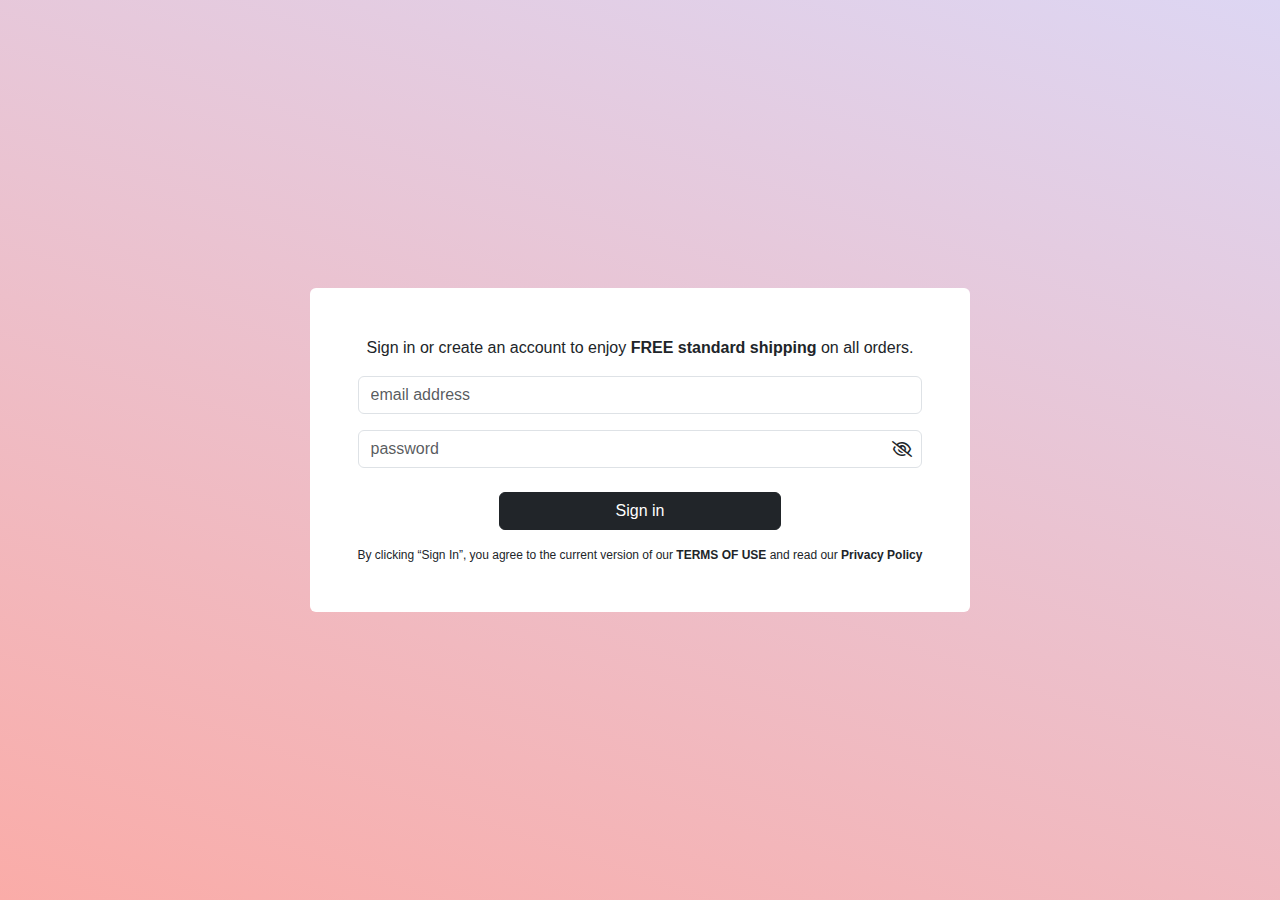
<file: index.html>
<!DOCTYPE html>
<html lang="en">
<head>
    <meta charset="UTF-8">
    <meta name="viewport" content="width=device-width, initial-scale=1.0">
    <title>Shoppy</title>
    <link rel="stylesheet" href="https://cdn.jsdelivr.net/npm/bootstrap@5.3.3/dist/css/bootstrap.min.css">
    <link rel="stylesheet" href="https://cdnjs.cloudflare.com/ajax/libs/font-awesome/6.6.0/css/all.min.css">

    <link rel="stylesheet" href="./css/style.css">
    <link rel="stylesheet" href="./css/media.css">

</head>
<body class="indexBody">
    

    <div class="container d-flex align-items-center vh-100">
        
        <div class="user  m-auto  p-5  rounded text-center"  >
            <div class="user position-relative">
                

                <p class="mb-2">Sign in or create an account to enjoy <span class="fw-bolder">FREE standard shipping</span> on all orders.</p>
                <div class="emailSection position-relative">
                    <input type="email" placeholder="email address"  class="form-control my-3 email  ">
                <i class="fa-solid fa-check position-absolute top-50 translate-middle end-0 text-success d-none checkIcon"></i>
                </div>
                <div class="emailError text-danger d-none"><span>Email cannot be empty</span></div>
              
                
            </div>
          <div class="userIcon position-relative">
            <div class="password position-relative ">
                <input type="password" placeholder="password" class="form-control my-3 userPassword">
                <i class="fa-regular fa-eye-slash position-absolute top-50 translate-middle end-0 eyePassword cursorPointer"></i>
            </div>

          </div>
          <div class=" w-100 passwordError text-danger mb-2 d-none">Minimum  4 characters , at least one letter and one number</div>

            <button class="btn btn-dark w-50 my-2 signIn">Sign in</button>
            <button class="btn btn-dark w-50 my-2 signIn loading d-none"><i class="fa-solid fa-spinner fa-spin"></i></button>
            <span class="d-block ourPrivacy mt-2">By clicking “Sign In”, you agree to the current version of our <span class="fw-bold">TERMS OF USE</span> and read our <span class="fw-bold">Privacy Policy</span></span>
        </div>

       
      
    </div>






    <script src="https://cdn.jsdelivr.net/npm/bootstrap@5.3.3/dist/js/bootstrap.bundle.min.js"></script>
        <script src="javaScript/main.js"></script>
</body>
</html>
</file>
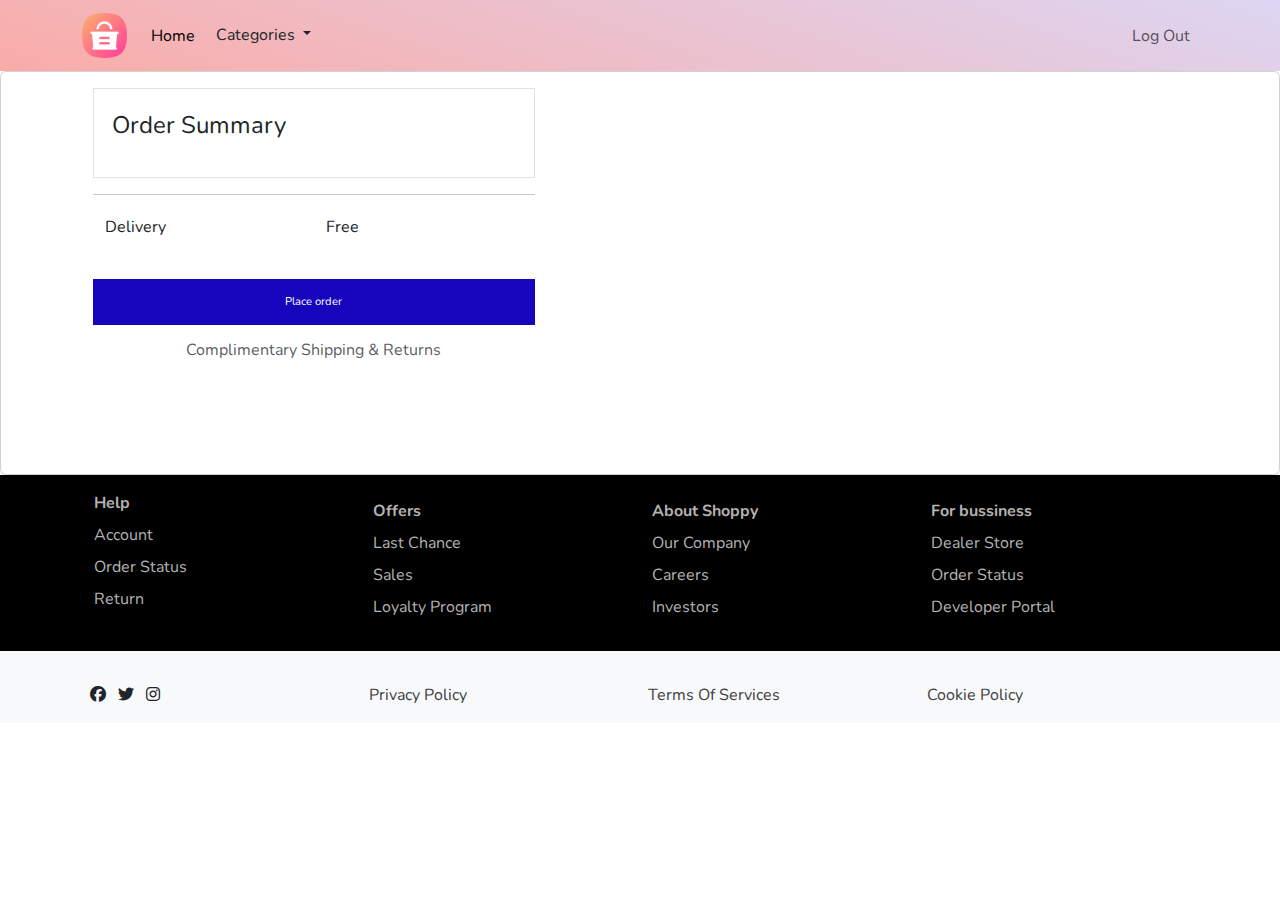
<file: checkOut.html>
<!DOCTYPE html>
<html lang="en">
<head>
    <meta charset="UTF-8">
    <meta name="viewport" content="width=device-width, initial-scale=1.0">
    <title>Document</title>
    <link rel="preconnect" href="https://fonts.googleapis.com">
<link rel="preconnect" href="https://fonts.gstatic.com" crossorigin>
<link href="https://fonts.googleapis.com/css2?family=Nunito:ital,wght@0,200..1000;1,200..1000&display=swap" rel="stylesheet">
    <link rel="stylesheet" href="https://cdn.jsdelivr.net/npm/bootstrap@5.3.3/dist/css/bootstrap.min.css">
    <link rel="stylesheet" href="https://cdnjs.cloudflare.com/ajax/libs/font-awesome/6.6.0/css/all.min.css">

    <link rel="stylesheet" href="./css/style.css">
    <link rel="stylesheet" href="css/media.css">

</head>
<body>


    <div class="signIn position-fixed top-0 end-0 bottom-0 start-0 d-flex justify-content-center align-items-center bg-opacity-50 text-white bg-black d-none">
        <h3>Please Sign In first</h3>
    </div>
   <div class="mainCont ">
    
    <nav class="navbar navbar-expand-lg bg-body-tertiary">
        <div class="container">
          <a class="navbar-brand" href="#"><img src="assets/shopping-bag_16935431.png" alt="shop logo" class=" logo"></a>
          <button class="navbar-toggler" type="button" data-bs-toggle="collapse" data-bs-target="#navbarSupportedContent" aria-controls="navbarSupportedContent" aria-expanded="false" aria-label="Toggle navigation">
            <span class="navbar-toggler-icon"></span>
          </button>
          <div class="collapse navbar-collapse" id="navbarSupportedContent">
            <ul class="navbar-nav me-auto mb-2 mb-lg-0">
              <li class="nav-item">
                <a class="nav-link active" aria-current="page" href="home.html">Home</a>
              </li>
              <div class="dropdown">
                <button class="btn dropdown-toggle" type="button" id="dropdownMenuButton1" data-bs-toggle="dropdown" aria-expanded="false">
                  Categories
                </button>
                <ul class="dropdown-menu catg" aria-labelledby="dropdownMenuButton1">
                  <li value="test"  title="beauty"><a class="dropdown-item" >beauty</a></li>
                  <li title="fragrances"><a class="dropdown-item">fragrances</a></li>
                  <li title="furniture"><a class="dropdown-item">furniture</a></li>
                </ul>
              </div>
              <li class="nav-item">
                <a href="cart.html">
                    <button type="button" class="btn  position-relative notfBtn" >
                     
                    </button>
                </a>
            
              </li>


      
           
      
           
            </ul>

            <ul class="navbar-nav ms-auto mb-2 mb-lg-0">
                <li class="nav-item">
                    <a class="nav-link logOutBtn" aria-current="page">Log Out</a>
                  </li>
            </ul>
      
          </div>
        </div>
      </nav>
      <div class="container paymentSucc d-none">
        <div class="row justify-content-center">
            <div class="col-md-3">
                <div class="message-box _success">
                     <i class="fa fa-check-circle" aria-hidden="true"></i>
                    <h2> Your payment was successful </h2>
                   <p> Thank you for your payment. we will <br>
be in contact with more details shortly </p>      
            </div> 
            <a href="home.html"><button class="btn btn-outline-success w-100">Continue Shopping !</button></a>
        </div> 
    </div> 
    <hr>
  
  
 
  
</div> 
      <div class="checkOut">
        <div class="card">
       
            <div class="card-body my-3">
          
                <div class="row">
                 
                    <div class="col-md-5">
                        <div class="right border">
                            <div class="header">Order Summary</div>
                            <p class="cartItemss"></p>
                            <div class="rowItems">
                                 
                  
                            </div>
                            </div>
                            <hr>
                            <div class="row lower subTotal">
                             
                            </div>
                            <div class="row lower">
                                <div class="col text-left">Delivery</div>
                                <div class="col text-right">Free</div>
                            </div>
                      
                         
                            <button class="btn placeOrder">Place order</button>
                            <p class="text-muted text-center">Complimentary Shipping & Returns</p>
                        </div>
                    </div>
                </div>
            </div>
            
         <div>
        </div>
        </div>
      </div>
     
    <footer >
        <div class="bg-black  p-3">
            <div class="container">
                <div class="row cursorPointer">
                    <div class="col-md-3">
                        <div class="innerCol">
                            <ul class="list-unstyled">
                                <li class="fw-bold">
                                    Help
                                </li>
                                <li class="my-2">
                                    Account
                                </li>
                                <li class="my-2">
                                    Order Status
                                </li>
                                <li>
                                    Return
                                </li>
                            </ul>
                        </div>
                    </div>
                    <div class="col-md-3">
                        <div class="innerCol">
                            <ul class="list-unstyled">
                                <li class="fw-bold mt-2">
                                    Offers
                                </li>
                                <li class="my-2">
                                    Last Chance
                                </li>
                                <li class="my-2">
                                    Sales
                                </li>
                                <li>
                                   Loyalty Program
                                </li>
                            </ul>
                        </div>
                    </div>
                    <div class="col-md-3">
                        <div class="innerCol">
                            <ul class="list-unstyled">
                                <li class="fw-bold  mt-2">
                                    About Shoppy
                                </li>
                                <li class="my-2">
                                    Our Company
                                </li>
                                <li class="my-2">
                                    Careers
                                </li>
                                <li>
                                    Investors
                                </li>
                            </ul>
                        </div>
                    </div>
                    <div class="col-md-3">
                        <div class="innerCol">
                            <ul class="list-unstyled">
                                <li class="fw-bold  mt-2">
                                    For bussiness
                                </li>
                                <li class="my-2">
                                    Dealer Store
                                </li>
                                <li class="my-2">
                                    Order Status
                                </li>
                                <li>
                                    Developer Portal
                                </li>
                            </ul>
                        </div>
                    </div>
                </div>

       

            </div>

 
        </div>
        <div class="lowerRow bg-body-tertiary p-3">
     <div class="container">
        <div class="row  g-3">
            <div class="col-md-3">
                <div class="innerColumn">
                    <i class="fa-brands fa-facebook"></i>
                    <i class="fa-brands fa-twitter mx-2"></i>
                    <i class="fa-brands fa-instagram"></i>
                </div>
            </div>
            <div class="col-md-3">
                <div class="innerColumn">
                    <a class="text-decoration-none">Privacy Policy</a>
                </div>
            </div>
            <div class="col-md-3">
                <div class="innerColumn">
                    <a class="text-decoration-none">Terms Of Services</a>
                </div>
            </div>
            <div class="col-md-3">
                <div class="innerColumn">
                    <a class="text-decoration-none">Cookie Policy</a>
                </div>
            </div>
        </div>
     </div>
        </div>
      </footer>
</div>





   </div>




  <script src="https://cdn.jsdelivr.net/npm/bootstrap@5.3.3/dist/js/bootstrap.bundle.min.js"></script>
   <script src="./javaScript/checkOut.js"></script>
</body>
</html>
</file>
<file: css/style.css>
.user {
    background-color: #ffff;
}

body {
    font-family: "Nunito", sans-serif;
    font-optical-sizing: auto;
    font-style: normal;
}

    .icon {
        background-color: #EFE2DA;
    }

    .indexBody ,nav {
        background-color: #FAACA8;
        background-image: linear-gradient(19deg, #FAACA8 0%, #DDD6F3 100%);
        
    }
.ourPrivacy , .passwordError , .emailError{
    font-size: 0.75rem;
}

.cursorPointer {
    cursor: pointer;
}

.redBorder {
    box-shadow: 0 0 0 .25rem rgba(253, 13, 13, 0.25) !important;
    border-color: red !important;
}

.greenBorder {
    box-shadow: 0 0 0 .25rem rgba(33, 145, 14, 0.25) !important;
    border-color: rgb(6, 89, 6) !important;
}




.discount {
    font-size: 0.75rem;
}

#homeProductsRow a{
color: black;
}

.logo {
    width: 45px;
}
.innerColumn a {
    color: #413f3f;
    cursor: pointer;
}
.innerColumn a:hover {
    color: #030303;
}
li {
    color: #b4b2b2 ;
    transition: 0.25s all;
}
.innerCol li:hover  {
    color: #f0f0f0;
}




.productAddSucc {
    position: sticky;
    bottom: 50%;
}
.productImg {
    height: 270px;
}

.boxShadow {
    -webkit-box-shadow: 1px 1px 11px -6px rgba(0,0,0,0.75);
    -moz-box-shadow: 1px 1px 11px -6px rgba(0,0,0,0.75);
    box-shadow: 1px 1px 11px -6px rgba(0,0,0,0.75);
}

.btnDisabled {
    background-color: #cccccc !important;
    color: #666666 !important;
    border: 1px solid #999999 !important;

}

.loadingScreen {
    z-index: 999;
    background-image: linear-gradient(19deg, #FAACA8 0%, #DDD6F3 100%);}


/* HTML: <div class="loader"></div> */
.loader {
    width: 50px;
    aspect-ratio: 1;
    border-radius: 50%;
    border: 8px solid;
    border-color: #000 #0000;
    animation: l1 1s infinite;

  }

  @keyframes l1 {to{transform: rotate(.5turn)}}


  
.signIn {
    z-index: 999999;
}

.productDet {
   
    position: relative;
    background-color: white;
    border-radius: 75px;
    letter-spacing: 2px;
    transition: 1s box-shadow;
}


.productDet:hover {
    box-shadow: 0 5px 35px 0px rgba(0,0,0,.1);
  }
  
  .productDet:hover::before, .productDet:hover::after {
    display: block;
    content: '';
    position: absolute;
    width: 100%;
    height: 100%;
    background: #FDA8CF;
    border-radius: 75px;
    z-index: -1;
    animation: 1s clockwise infinite;
  }
  
  .productDet:hover:after {
    background: #F3CE5E;
    animation: 2s counterclockwise infinite;
  }
  
  @keyframes clockwise {
    0% {
      top: -5px;
      left: 0;
    }
    12% {
      top: -2px;
      left: 2px;
    }
    25% {
      top: 0;
      left: 5px;    
    }
    37% {
      top: 2px;
      left: 2px;
    }
    50% {
      top: 5px;
      left: 0;    
    }
    62% {
      top: 2px;
      left: -2px;
    }
    75% {
      top: 0;
      left: -5px;
    }
    87% {
      top: -2px;
      left: -2px;
    }
    100% {
      top: -5px;
      left: 0;    
    }
  }
  
  @keyframes counterclockwise {
    0% {
      top: -5px;
      right: 0;
    }
    12% {
      top: -2px;
      right: 2px;
    }
    25% {
      top: 0;
      right: 5px;    
    }
    37% {
      top: 2px;
      right: 2px;
    }
    50% {
      top: 5px;
      right: 0;    
    }
    62% {
      top: 2px;
      right: -2px;
    }
    75% {
      top: 0;
      right: -5px;
    }
    87% {
      top: -2px;
      right: -2px;
    }
    100% {
      top: -5px;
      right: 0;    
    }
  }

  .logOutBtn , .catg li {
cursor: pointer;
  }




.card-top a{
    float: left;
    margin-top: 0.7rem;
}
#logo{
    font-family: 'Dancing Script';
    font-weight: bold;
    font-size: 1.6rem;
}
.card-body{
    padding: 0 5rem 5rem 5rem;
    background-size: cover;
    background-repeat: no-repeat;
}
@media(max-width:768px){
    .card-body{
        padding: 0 1rem 1rem 1rem;
        background-size: cover;
        background-repeat: no-repeat;
    }  
    .card-top{
        padding: 0.7rem 1rem;
    }
}
.row{
    margin: 0;
}
.upper{
    padding: 1rem 0;
    justify-content: space-evenly;
}
#three{
    border-radius: 1rem;
        width: 22px;
    height: 22px;
    margin-right:3px;
    border: 1px solid blue;
    text-align: center;
    display: inline-block;
}
#payment{
    margin:0;
    color: blue;
}
.icons{
    margin-left: auto;
}
form span{
    color: rgb(179, 179, 179);
}
form{
    padding: 2vh 0;
}
input{
    border: 1px solid rgba(0, 0, 0, 0.137);
    padding: 1vh;
    margin-bottom: 4vh;
    outline: none;
    width: 100%;
    background-color: rgb(247, 247, 247);
}
input:focus::-webkit-input-placeholder
{
      color:transparent;
}
.header{
    font-size: 1.5rem;
}
.left{
    background-color: #ffffff;
    padding: 2vh;   
}
.left img{
    width: 2rem;
}
.left .col-4{
    padding-left: 0;
}
.right .item{
    padding: 0.3rem 0;
}
.right{
    background-color: #ffffff;
    padding: 2vh;
}
.col-8{
    padding: 0 1vh;
}
.lower{
    line-height: 2;
}
.btn.placeOrder{
    background-color: rgb(23, 4, 189);
    border-color: rgb(23, 4, 189);
    color: white;
    width: 100%;
    font-size: 0.7rem;
    margin: 4vh 0 1.5vh 0;
    padding: 1.5vh;
    border-radius: 0;
}
.btn:focus{
    box-shadow: none;
    outline: none;
    box-shadow: none;
    color: white;
    -webkit-box-shadow: none;
    -webkit-user-select: none;
    transition: none; 
}
.btn:hover{
    color: white;
}
a{
    color: black;
}
a:hover{
    color: black;
    text-decoration: none;
}
input[type=checkbox]{
    width: unset;
    margin-bottom: unset;
}
#cvv{
    background-image: linear-gradient(to left, rgba(255, 255, 255, 0.575) , rgba(255, 255, 255, 0.541)), url("https://img.icons8.com/material-outlined/24/000000/help.png");
    background-repeat: no-repeat;
    background-position-x: 95%;
    background-position-y: center;
} 
#cvv:hover{

}

._success {
    box-shadow: 0 15px 25px #00000019;
    padding: 45px;
    width: 100%;
    text-align: center;
    margin: 40px auto;
    border-bottom: solid 4px #28a745;
}

._success i {
    font-size: 55px;
    color: #28a745;
}

._success h2 {
    margin-bottom: 12px;
    font-size: 40px;
    font-weight: 500;
    line-height: 1.2;
    margin-top: 10px;
}

._success p {
    margin-bottom: 0px;
    font-size: 18px;
    color: #495057;
    font-weight: 500;
}
</file>
<file: css/media.css>
@media screen and (max-width:1200px){
    .productImg {
        height: auto;
    }
    
}



@media screen and (max-width: 768px) {
    footer .bg-black .col-md-3 {
        border-bottom: 1px solid #b4b2b2;
    }
    footer .bg-black .col-md-3:nth-child(4) {
        border-bottom: unset;
    }

.cartImg  {
    width: 85% !important;
}
#cartRow .d-flex {
    display: block !important;
}
}


@media screen and (max-width: 572px) {




}
</file>
